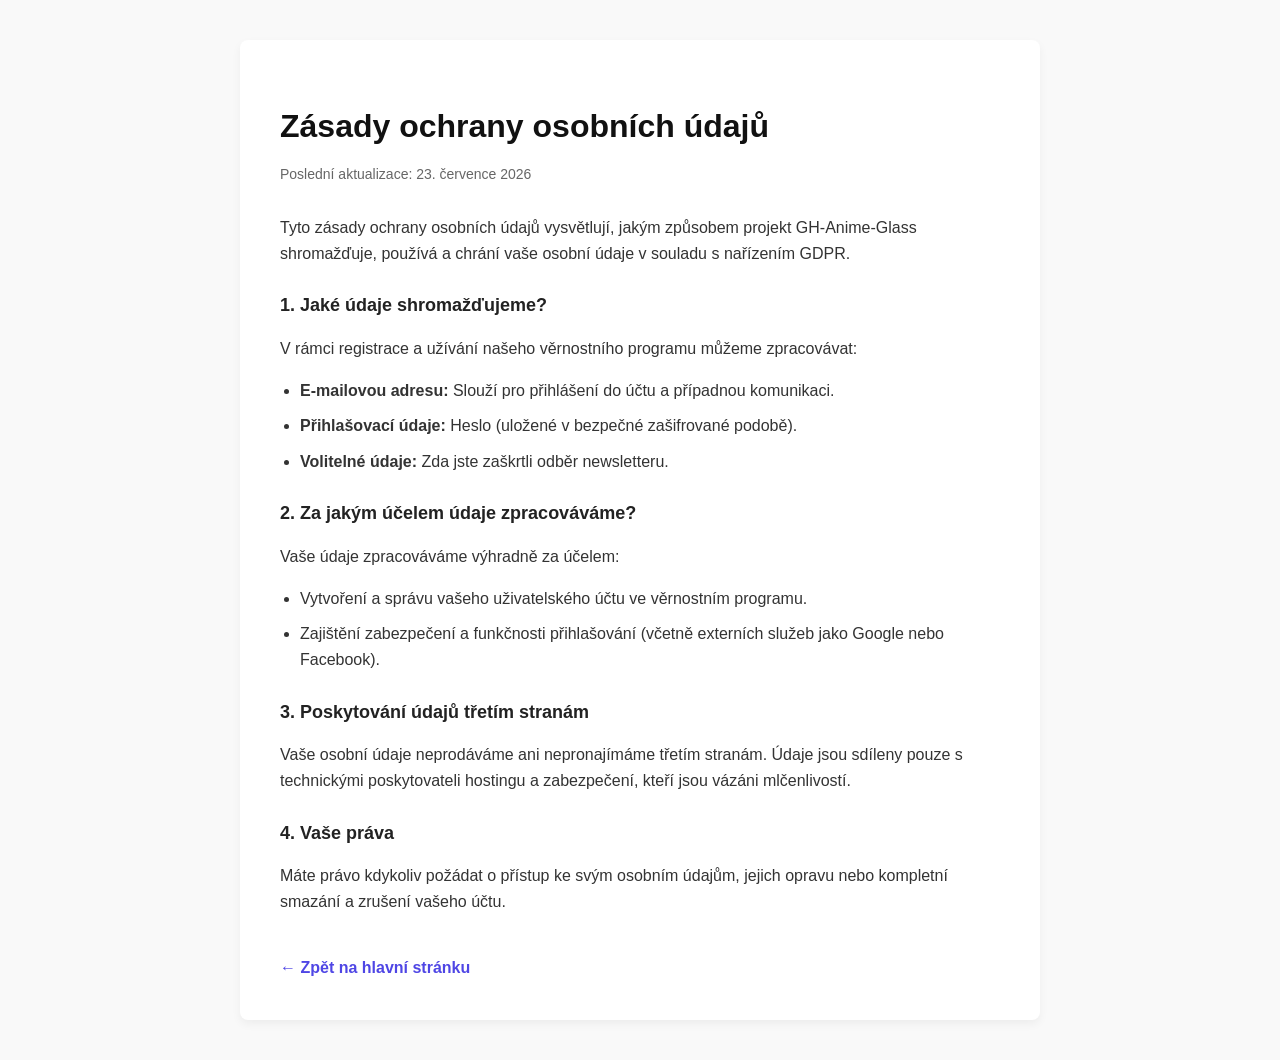
<file: ochrana-udaju.html>
<!DOCTYPE html>
<html lang="cs">
<head>
    <meta charset="UTF-8">
    <meta name="viewport" content="width=device-width, initial-scale=1.0">
    <title>Zásady ochrany osobních údajů – GH-Anime-Glass</title>
    <style>
        body {
            font-family: Arial, sans-serif;
            line-height: 1.6;
            color: #333;
            max-width: 800px;
            margin: 0 auto;
            padding: 40px 20px;
            background-color: #f9f9f9;
        }
        .container {
            background: #ffffff;
            padding: 40px;
            border-radius: 8px;
            box-shadow: 0 4px 10px rgba(0,0,0,0.05);
        }
        h1 {
            color: #111;
            margin-bottom: 10px;
        }
        .last-update {
            color: #666;
            font-size: 14px;
            margin-bottom: 30px;
        }
        h2 {
            font-size: 18px;
            margin-top: 25px;
            color: #222;
        }
        p, li {
            margin-bottom: 10px;
        }
        ul {
            margin-bottom: 15px;
            padding-left: 20px;
        }
        .back-link {
            display: inline-block;
            margin-top: 30px;
            text-decoration: none;
            color: #4f46e5;
            font-weight: bold;
        }
        .back-link:hover {
            text-decoration: underline;
        }
    </style>
</head>
<body>

    <div class="container">
        <h1>Zásady ochrany osobních údajů</h1>
        <div class="last-update">Poslední aktualizace: 23. července 2026</div>

        <p>Tyto zásady ochrany osobních údajů vysvětlují, jakým způsobem projekt GH-Anime-Glass shromažďuje, používá a chrání vaše osobní údaje v souladu s nařízením GDPR.</p>

        <h2>1. Jaké údaje shromažďujeme?</h2>
        <p>V rámci registrace a užívání našeho věrnostního programu můžeme zpracovávat:</p>
        <ul>
            <li><strong>E-mailovou adresu:</strong> Slouží pro přihlášení do účtu a případnou komunikaci.</li>
            <li><strong>Přihlašovací údaje:</strong> Heslo (uložené v bezpečné zašifrované podobě).</li>
            <li><strong>Volitelné údaje:</strong> Zda jste zaškrtli odběr newsletteru.</li>
        </ul>

        <h2>2. Za jakým účelem údaje zpracováváme?</h2>
        <p>Vaše údaje zpracováváme výhradně za účelem:</p>
        <ul>
            <li>Vytvoření a správu vašeho uživatelského účtu ve věrnostním programu.</li>
            <li>Zajištění zabezpečení a funkčnosti přihlašování (včetně externích služeb jako Google nebo Facebook).</li>
        </ul>

        <h2>3. Poskytování údajů třetím stranám</h2>
        <p>Vaše osobní údaje neprodáváme ani nepronajímáme třetím stranám. Údaje jsou sdíleny pouze s technickými poskytovateli hostingu a zabezpečení, kteří jsou vázáni mlčenlivostí.</p>

        <h2>4. Vaše práva</h2>
        <p>Máte právo kdykoliv požádat o přístup ke svým osobním údajům, jejich opravu nebo kompletní smazání a zrušení vašeho účtu.</p>

        <a href="index.html" class="back-link">&larr; Zpět na hlavní stránku</a>
    </div>

</body>
</html>
</file>
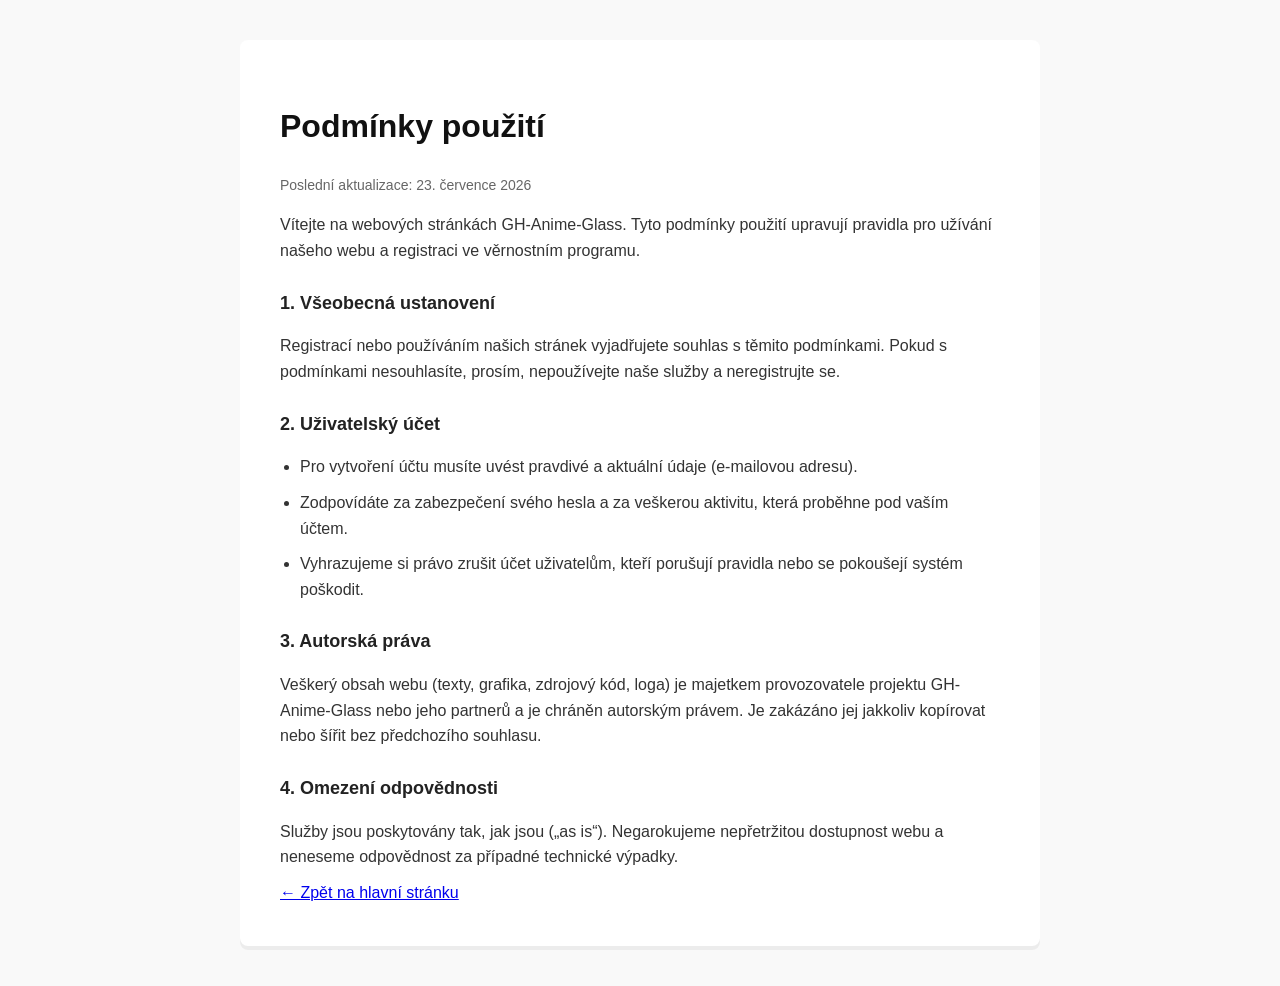
<file: podminky.html>
<!DOCTYPE html>
<html lang="cs">
    <head>
        <meta charset="UTF-8">
        <meta name="viewport" content="width=device-width, initial-scale=1.0">
        <title>Podmínky použití - GH-Anime-Glass</title>
        <style>
            body {
           font-family: Arial, Helvetica, sans-serif;
           line-height: 1.6;
           color: #333;
           max-width: 800px;
           margin: 0 auto;
           padding: 40px 20px;
           background-color: #f9f9f9;     
            }
            .container {
                background: #ffffff;
                padding: 40px;
                border-radius: 8px;
                box-shadow: 0 4px rgba(0,0,0,0.05);
            }
            h1 {
                color: #111;
                margin-bottom: 1Opx;
            }
            .last-update {
                color: #666;
                font-size: 14px;
                margin-bottom: 30;
            }
            h2 {
                font-size: 18px;
                margin-top: 25px;
                color: #222;

            }
            p, li {
                margin-bottom: 10px;
            }
            ul {
                margin-bottom: 15px;
                padding-left: 20px;
            }
            .bacl-link {
                display: inline-blocl;
                margin-top: 30px;
                text-decoration: none;
                color: #4f46e5;
                font-weight: bold;
            }
            .back-link:hover {
            text-decoration: underline;
        }
    </style>
</head>
<body>

    <div class="container">
        <h1>Podmínky použití</h1>
        <div class="last-update">Poslední aktualizace: 23. července 2026</div>

        <p>Vítejte na webových stránkách GH-Anime-Glass. Tyto podmínky použití upravují pravidla pro užívání našeho webu a registraci ve věrnostním programu.</p>

        <h2>1. Všeobecná ustanovení</h2>
        <p>Registrací nebo používáním našich stránek vyjadřujete souhlas s těmito podmínkami. Pokud s podmínkami nesouhlasíte, prosím, nepoužívejte naše služby a neregistrujte se.</p>

        <h2>2. Uživatelský účet</h2>
        <ul>
            <li>Pro vytvoření účtu musíte uvést pravdivé a aktuální údaje (e-mailovou adresu).</li>
            <li>Zodpovídáte za zabezpečení svého hesla a za veškerou aktivitu, která proběhne pod vaším účtem.</li>
            <li>Vyhrazujeme si právo zrušit účet uživatelům, kteří porušují pravidla nebo se pokoušejí systém poškodit.</li>
        </ul>

        <h2>3. Autorská práva</h2>
        <p>Veškerý obsah webu (texty, grafika, zdrojový kód, loga) je majetkem provozovatele projektu GH-Anime-Glass nebo jeho partnerů a je chráněn autorským právem. Je zakázáno jej jakkoliv kopírovat nebo šířit bez předchozího souhlasu.</p>

        <h2>4. Omezení odpovědnosti</h2>
        <p>Služby jsou poskytovány tak, jak jsou („as is“). Negarokujeme nepřetržitou dostupnost webu a neneseme odpovědnost za případné technické výpadky.</p>

        <a href="index.html" class="back-link">&larr; Zpět na hlavní stránku</a>
    </div>
</file>
